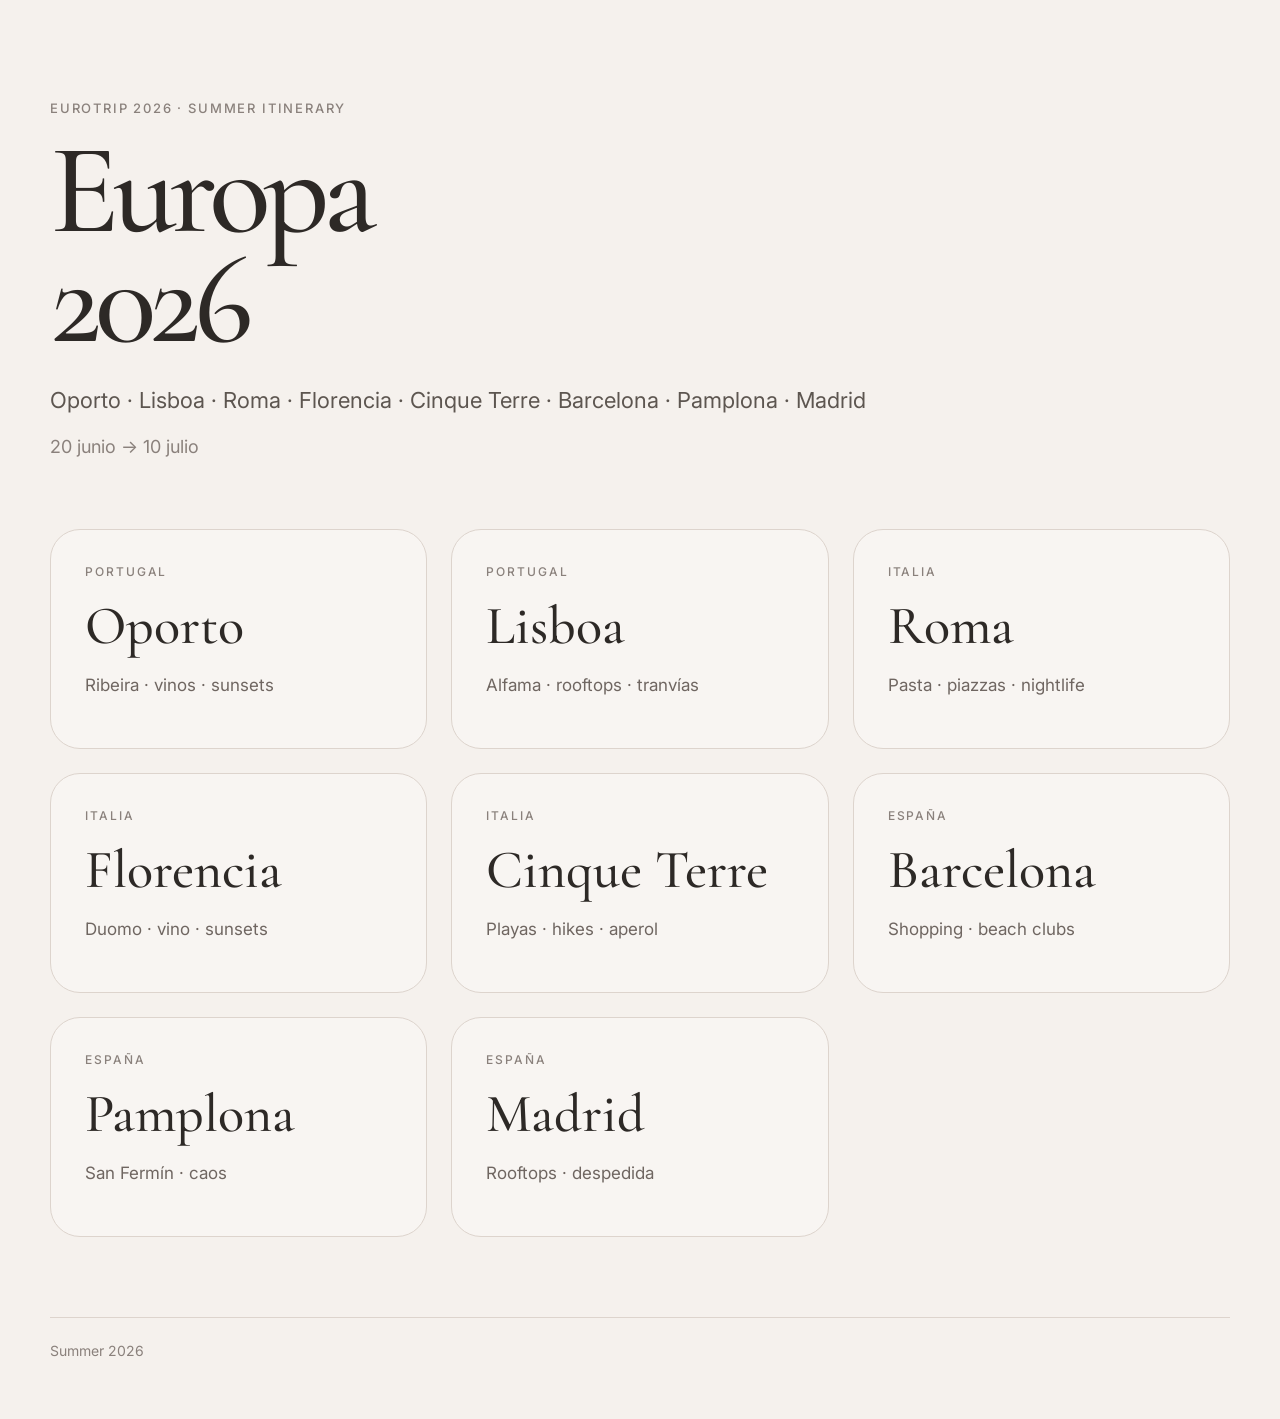
<file: index.html>
<!DOCTYPE html>
<html lang="es">

<head>
<meta charset="UTF-8">
<meta name="viewport" content="width=device-width, initial-scale=1.0">

<title>Europa 2026</title>

<link rel="stylesheet" href="styles.css">
</head>

<body>

<div class="container">

<div class="home-hero">

<div class="home-eyebrow">
Eurotrip 2026 · Summer itinerary
</div>

<h1 class="home-title">
Europa<br>2026
</h1>

<div class="home-sub">
Oporto · Lisboa · Roma · Florencia · Cinque Terre · Barcelona · Pamplona · Madrid
</div>

<div class="home-dates">
20 junio → 10 julio
</div>

</div>

<div class="cities-grid">

<a href="oporto.html" class="city-card">
<div class="city-country">Portugal</div>
<div class="city-name">Oporto</div>
<div class="city-desc">
Ribeira · vinos · sunsets
</div>
</a>

<a href="lisboa.html" class="city-card">
<div class="city-country">Portugal</div>
<div class="city-name">Lisboa</div>
<div class="city-desc">
Alfama · rooftops · tranvías
</div>
</a>

<a href="roma.html" class="city-card">
<div class="city-country">Italia</div>
<div class="city-name">Roma</div>
<div class="city-desc">
Pasta · piazzas · nightlife
</div>
</a>

<a href="florencia.html" class="city-card">
<div class="city-country">Italia</div>
<div class="city-name">Florencia</div>
<div class="city-desc">
Duomo · vino · sunsets
</div>
</a>

<a href="cinque-terre.html" class="city-card">
<div class="city-country">Italia</div>
<div class="city-name">Cinque Terre</div>
<div class="city-desc">
Playas · hikes · aperol
</div>
</a>

<a href="barcelona.html" class="city-card">
<div class="city-country">España</div>
<div class="city-name">Barcelona</div>
<div class="city-desc">
Shopping · beach clubs
</div>
</a>

<a href="pamplona.html" class="city-card">
<div class="city-country">España</div>
<div class="city-name">Pamplona</div>
<div class="city-desc">
San Fermín · caos
</div>
</a>

<a href="madrid.html" class="city-card">
<div class="city-country">España</div>
<div class="city-name">Madrid</div>
<div class="city-desc">
Rooftops · despedida
</div>
</a>

</div>

<div class="footer">
Summer 2026
</div>

</div>

</body>
</html>
</file>
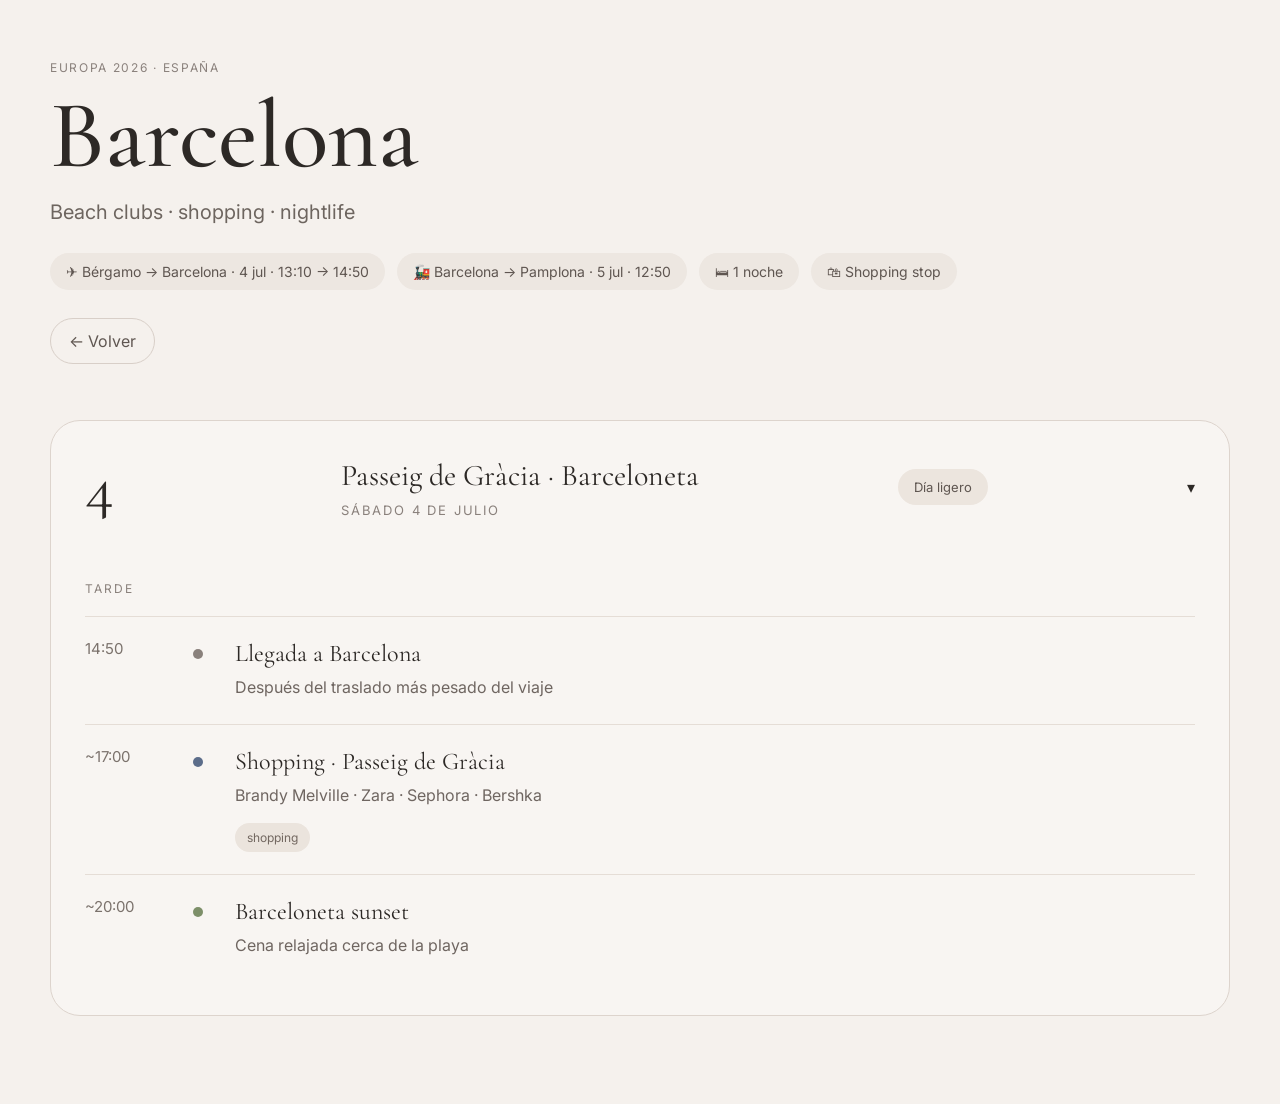
<file: barcelona.html>
<!DOCTYPE html>
<html lang="es">
<head>
<meta charset="UTF-8">
<meta name="viewport" content="width=device-width, initial-scale=1.0">
<title>Barcelona · Europa 2026</title>
<link rel="stylesheet" href="styles.css">
</head>

<body>

<div class="container">

<div class="hero">

<div class="hero-eyebrow">Europa 2026 · España</div>

<h1 class="hero-title">Barcelona</h1>

<div class="hero-sub">
Beach clubs · shopping · nightlife
</div>

<div class="hero-meta">
<div class="hero-chip">✈ Bérgamo → Barcelona · 4 jul · 13:10 → 14:50</div>
<div class="hero-chip">🚂 Barcelona → Pamplona · 5 jul · 12:50</div>
<div class="hero-chip">🛏 1 noche</div>
<div class="hero-chip">🛍 Shopping stop</div>
</div>

<a href="index.html" class="nav-back">← Volver</a>

</div>

<div class="day open" id="bar1">

<div class="day-header" onclick="toggle('bar1')">

<div class="day-num">4</div>

<div>
<div class="day-name">Passeig de Gràcia · Barceloneta</div>
<div class="day-date">Sábado 4 de julio</div>
</div>

<div class="day-theme">Día ligero</div>

<div class="day-toggle">▾</div>

</div>

<div class="day-body">

<div class="section">

<div class="section-label">Tarde</div>

<div class="item">
<div class="item-time">14:50</div>
<div class="item-dot"><span class="dot dot-tip"></span></div>

<div class="item-content">
<div class="item-name">Llegada a Barcelona</div>

<div class="item-sub">
Después del traslado más pesado del viaje
</div>
</div>
</div>

<div class="item">
<div class="item-time">~17:00</div>
<div class="item-dot"><span class="dot dot-bar"></span></div>

<div class="item-content">
<div class="item-name">Shopping · Passeig de Gràcia</div>

<div class="item-sub">
Brandy Melville · Zara · Sephora · Bershka
</div>

<div class="tags">
<span class="tag tag-book">shopping</span>
</div>
</div>
</div>

<div class="item">
<div class="item-time">~20:00</div>
<div class="item-dot"><span class="dot dot-sight"></span></div>

<div class="item-content">
<div class="item-name">Barceloneta sunset</div>

<div class="item-sub">
Cena relajada cerca de la playa
</div>
</div>
</div>

</div>

</div>

</div>

</div>

<script>
function toggle(id){
document.getElementById(id).classList.toggle('open');
}
</script>

</body>
</html>
</file>
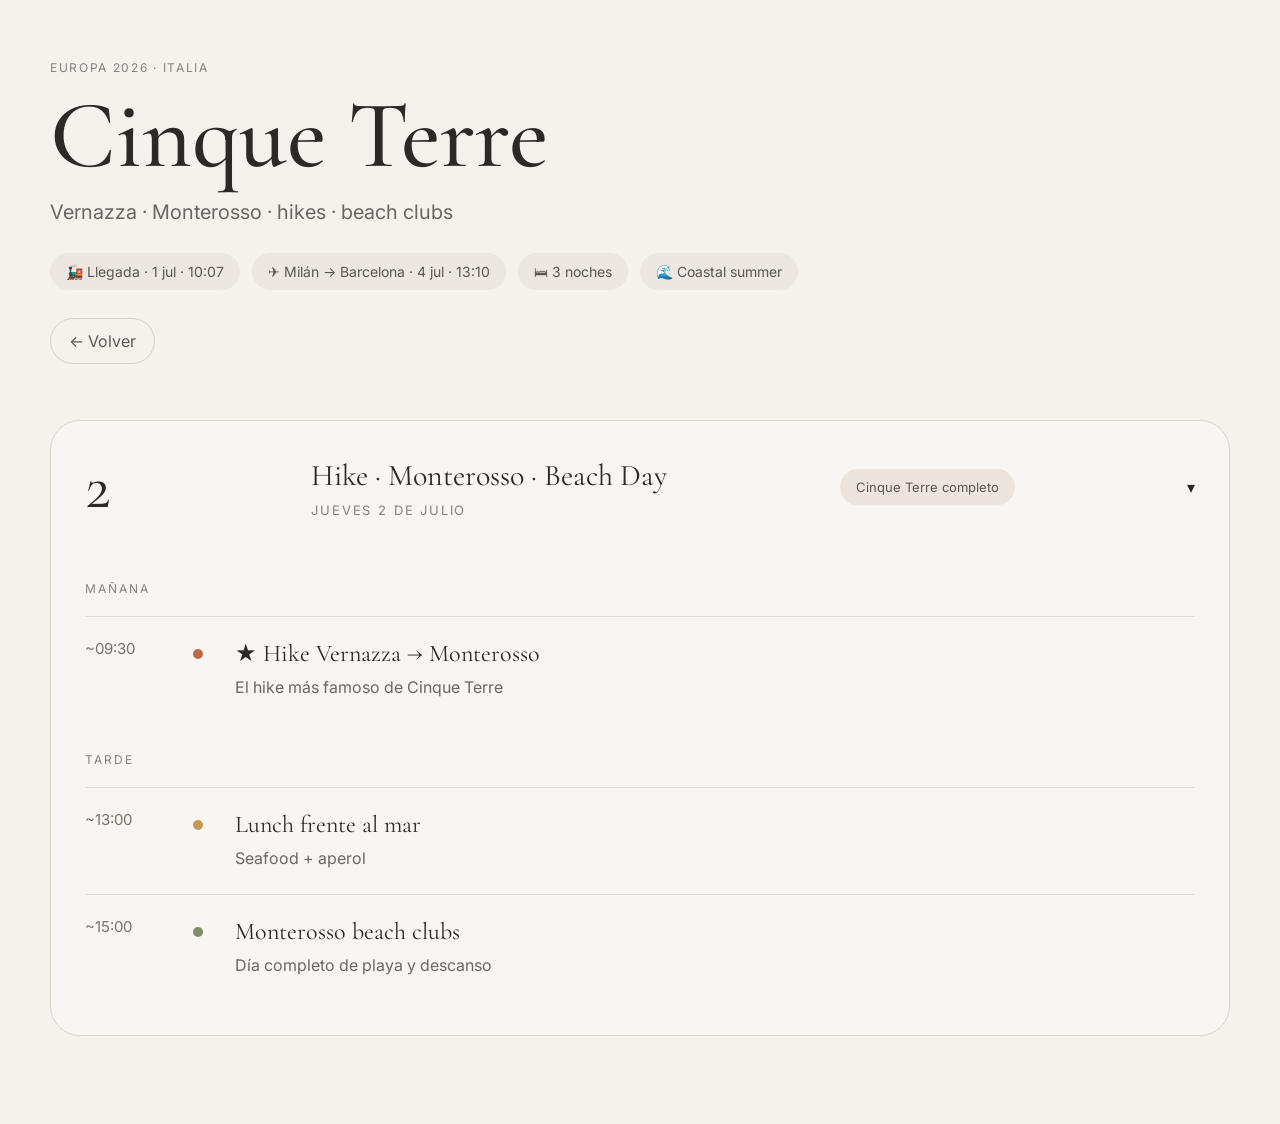
<file: cinque-terre.html>
<!DOCTYPE html>
<html lang="es">
<head>
<meta charset="UTF-8">
<meta name="viewport" content="width=device-width, initial-scale=1.0">
<title>Cinque Terre · Europa 2026</title>
<link rel="stylesheet" href="styles.css">
</head>

<body>

<div class="container">

<div class="hero">
<div class="hero-eyebrow">Europa 2026 · Italia</div>

<h1 class="hero-title">Cinque Terre</h1>

<div class="hero-sub">
Vernazza · Monterosso · hikes · beach clubs
</div>

<div class="hero-meta">
<div class="hero-chip">🚂 Llegada · 1 jul · 10:07</div>
<div class="hero-chip">✈ Milán → Barcelona · 4 jul · 13:10</div>
<div class="hero-chip">🛏 3 noches</div>
<div class="hero-chip">🌊 Coastal summer</div>
</div>

<a href="index.html" class="nav-back">← Volver</a>
</div>

<!-- 2 JULIO -->

<div class="day open" id="ct1">

<div class="day-header" onclick="toggle('ct1')">

<div class="day-num">2</div>

<div>
<div class="day-name">Hike · Monterosso · Beach Day</div>
<div class="day-date">Jueves 2 de julio</div>
</div>

<div class="day-theme">Cinque Terre completo</div>

<div class="day-toggle">▾</div>

</div>

<div class="day-body">

<div class="section">

<div class="section-label">Mañana</div>

<div class="item">
<div class="item-time">~09:30</div>
<div class="item-dot"><span class="dot dot-must"></span></div>

<div class="item-content">
<div class="item-name must">★ Hike Vernazza → Monterosso</div>

<div class="item-sub">
El hike más famoso de Cinque Terre
</div>
</div>
</div>

</div>

<div class="section">

<div class="section-label">Tarde</div>

<div class="item">
<div class="item-time">~13:00</div>
<div class="item-dot"><span class="dot dot-eat"></span></div>

<div class="item-content">
<div class="item-name">Lunch frente al mar</div>

<div class="item-sub">
Seafood + aperol
</div>
</div>
</div>

<div class="item">
<div class="item-time">~15:00</div>
<div class="item-dot"><span class="dot dot-sight"></span></div>

<div class="item-content">
<div class="item-name">Monterosso beach clubs</div>

<div class="item-sub">
Día completo de playa y descanso
</div>
</div>
</div>

</div>

</div>

</div>

</div>

<script>
function toggle(id){
document.getElementById(id).classList.toggle('open');
}
</script>

</body>
</html>
</file>
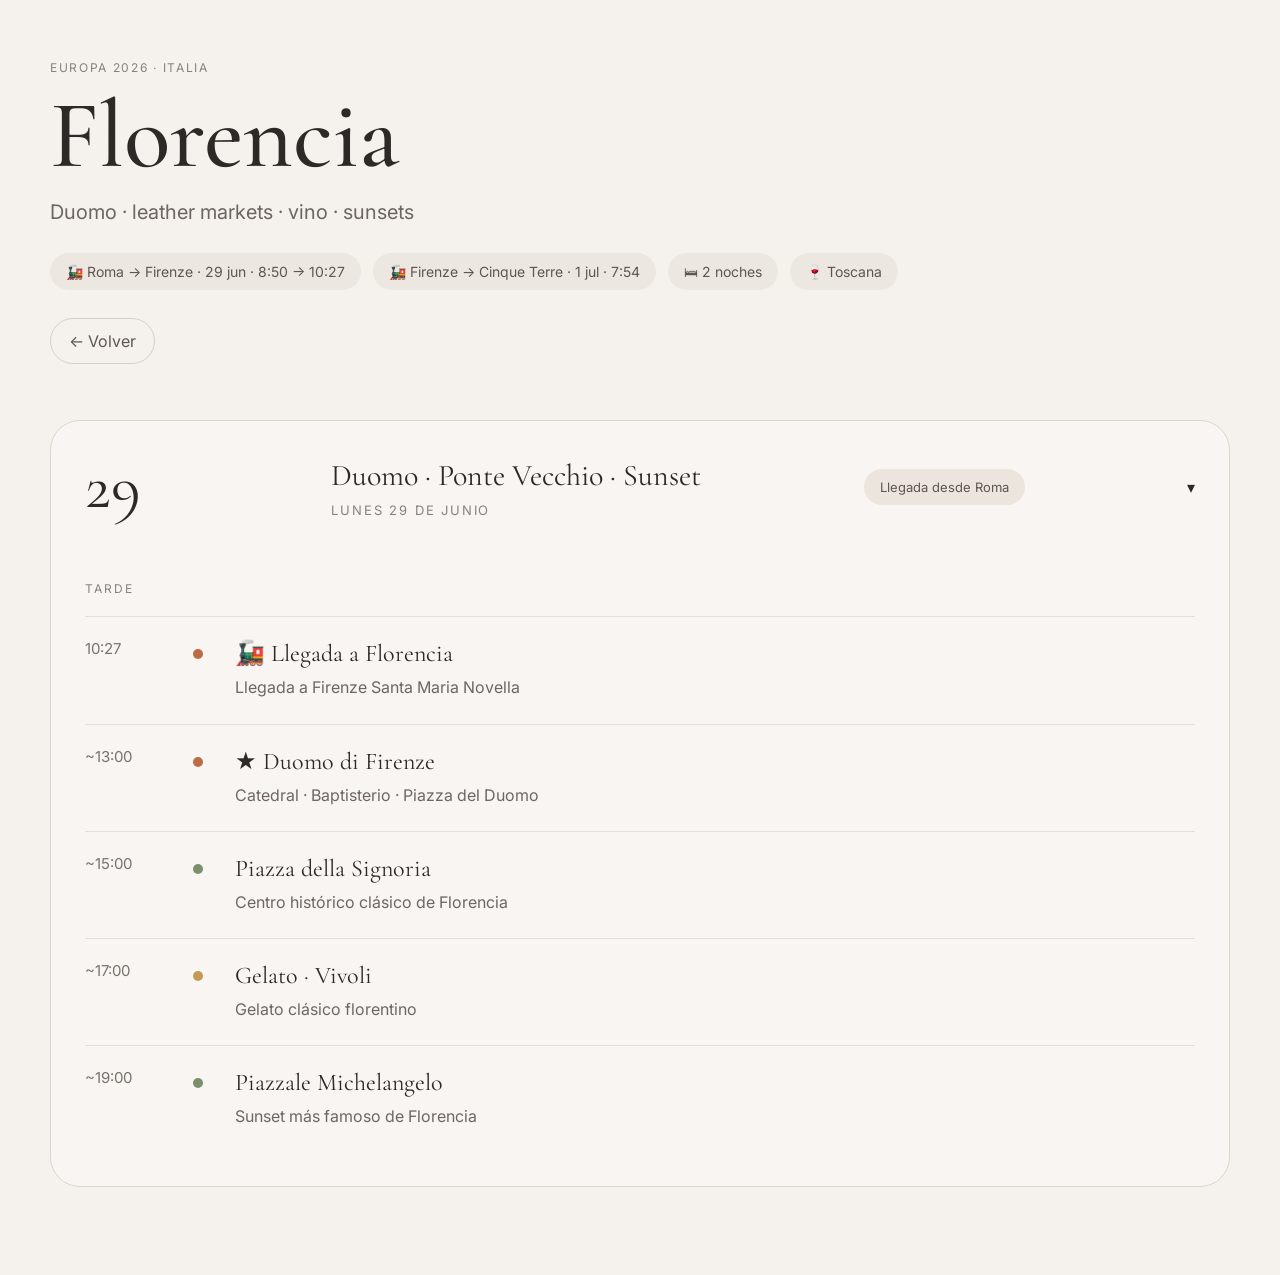
<file: florencia.html>
<!DOCTYPE html>
<html lang="es">
<head>
<meta charset="UTF-8">
<meta name="viewport" content="width=device-width, initial-scale=1.0">
<title>Florencia · Europa 2026</title>
<link rel="stylesheet" href="styles.css">
</head>

<body>

<div class="container">

<div class="hero">
<div class="hero-eyebrow">Europa 2026 · Italia</div>

<h1 class="hero-title">Florencia</h1>

<div class="hero-sub">
Duomo · leather markets · vino · sunsets
</div>

<div class="hero-meta">
<div class="hero-chip">🚂 Roma → Firenze · 29 jun · 8:50 → 10:27</div>
<div class="hero-chip">🚂 Firenze → Cinque Terre · 1 jul · 7:54</div>
<div class="hero-chip">🛏 2 noches</div>
<div class="hero-chip">🍷 Toscana</div>
</div>

<a href="index.html" class="nav-back">← Volver</a>
</div>

<!-- 29 -->

<div class="day open" id="fl1">

<div class="day-header" onclick="toggle('fl1')">

<div class="day-num">29</div>

<div>
<div class="day-name">Duomo · Ponte Vecchio · Sunset</div>
<div class="day-date">Lunes 29 de junio</div>
</div>

<div class="day-theme">Llegada desde Roma</div>

<div class="day-toggle">▾</div>

</div>

<div class="day-body">

<div class="section">

<div class="section-label">Tarde</div>

<div class="item">
<div class="item-time">10:27</div>
<div class="item-dot"><span class="dot dot-must"></span></div>

<div class="item-content">
<div class="item-name must">🚂 Llegada a Florencia</div>

<div class="item-sub">
Llegada a Firenze Santa Maria Novella
</div>
</div>
</div>

<div class="item">
<div class="item-time">~13:00</div>
<div class="item-dot"><span class="dot dot-must"></span></div>

<div class="item-content">
<div class="item-name must">★ Duomo di Firenze</div>

<div class="item-sub">
Catedral · Baptisterio · Piazza del Duomo
</div>
</div>
</div>

<div class="item">
<div class="item-time">~15:00</div>
<div class="item-dot"><span class="dot dot-sight"></span></div>

<div class="item-content">
<div class="item-name">Piazza della Signoria</div>

<div class="item-sub">
Centro histórico clásico de Florencia
</div>
</div>
</div>

<div class="item">
<div class="item-time">~17:00</div>
<div class="item-dot"><span class="dot dot-eat"></span></div>

<div class="item-content">
<div class="item-name">Gelato · Vivoli</div>

<div class="item-sub">
Gelato clásico florentino
</div>
</div>
</div>

<div class="item">
<div class="item-time">~19:00</div>
<div class="item-dot"><span class="dot dot-sight"></span></div>

<div class="item-content">
<div class="item-name">Piazzale Michelangelo</div>

<div class="item-sub">
Sunset más famoso de Florencia
</div>
</div>
</div>

</div>

</div>

</div>

</div>

<script>
function toggle(id){
document.getElementById(id).classList.toggle('open');
}
</script>

</body>
</html>
</file>
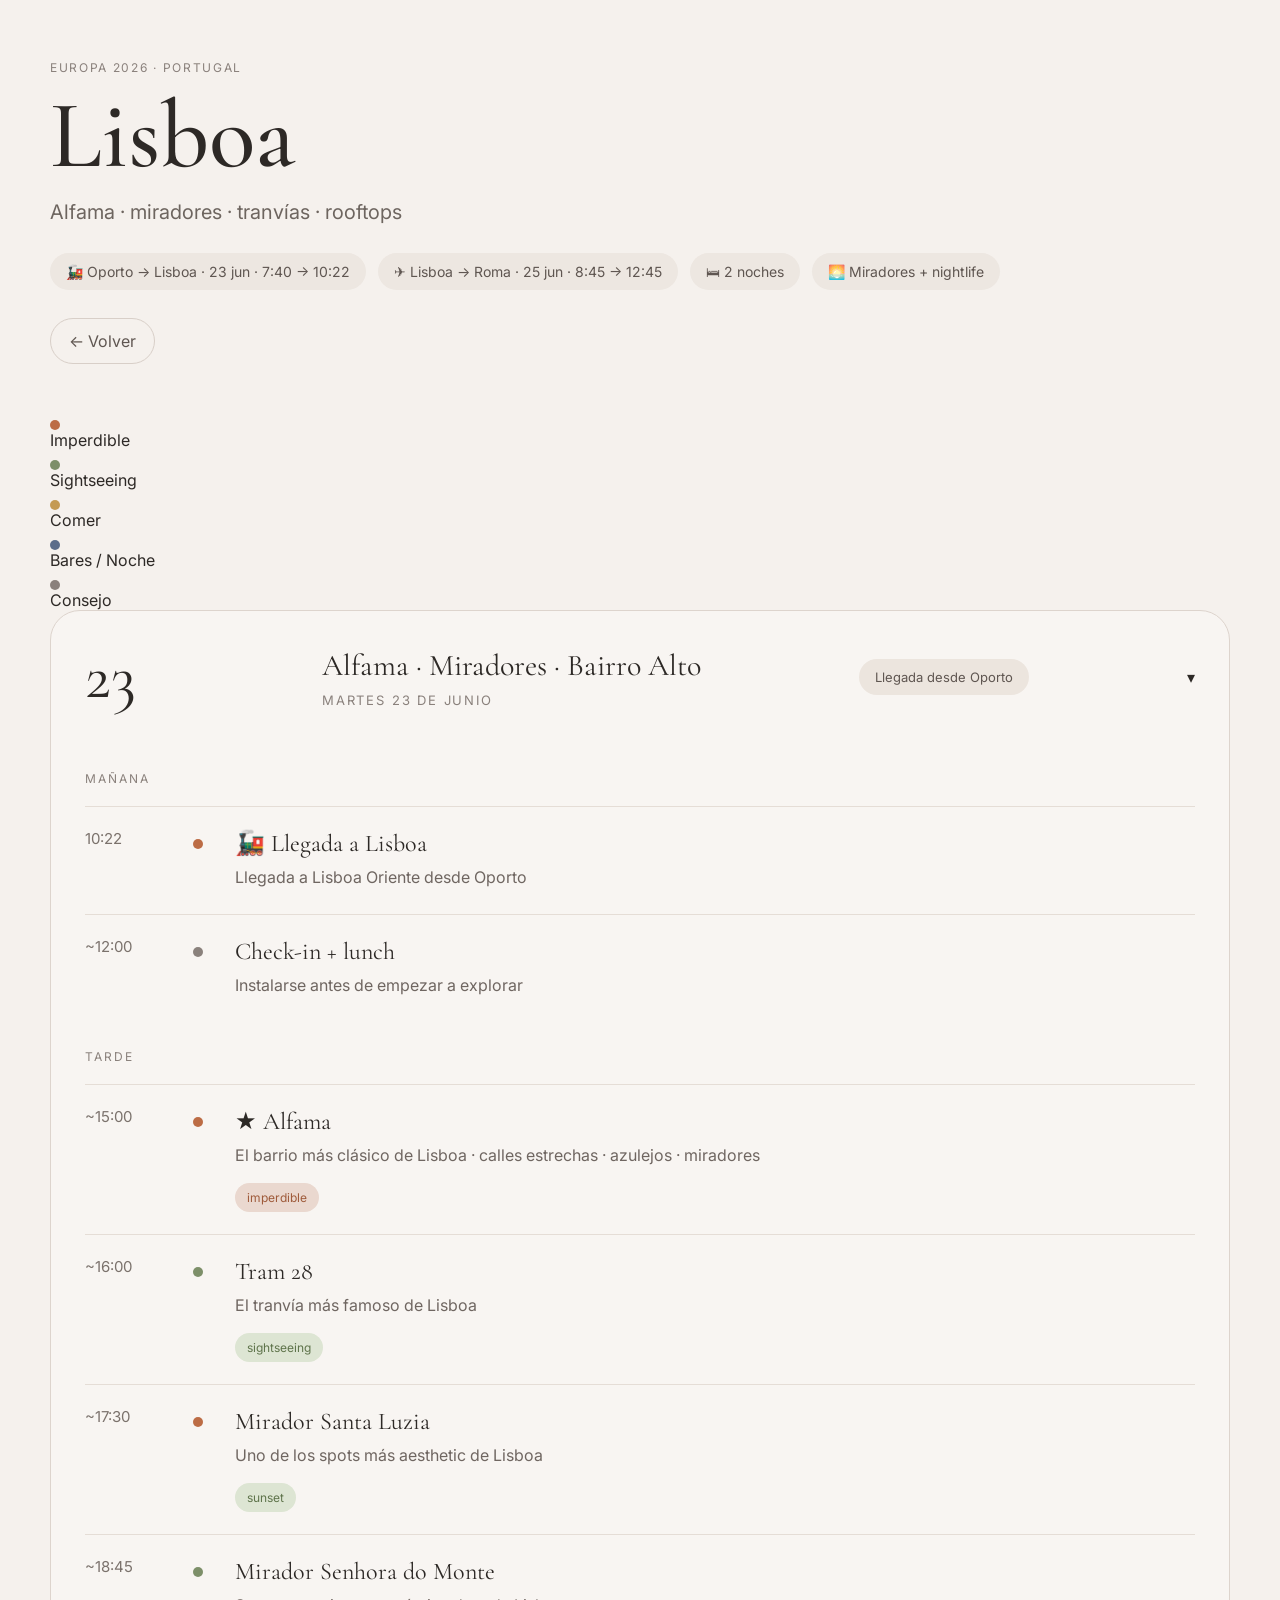
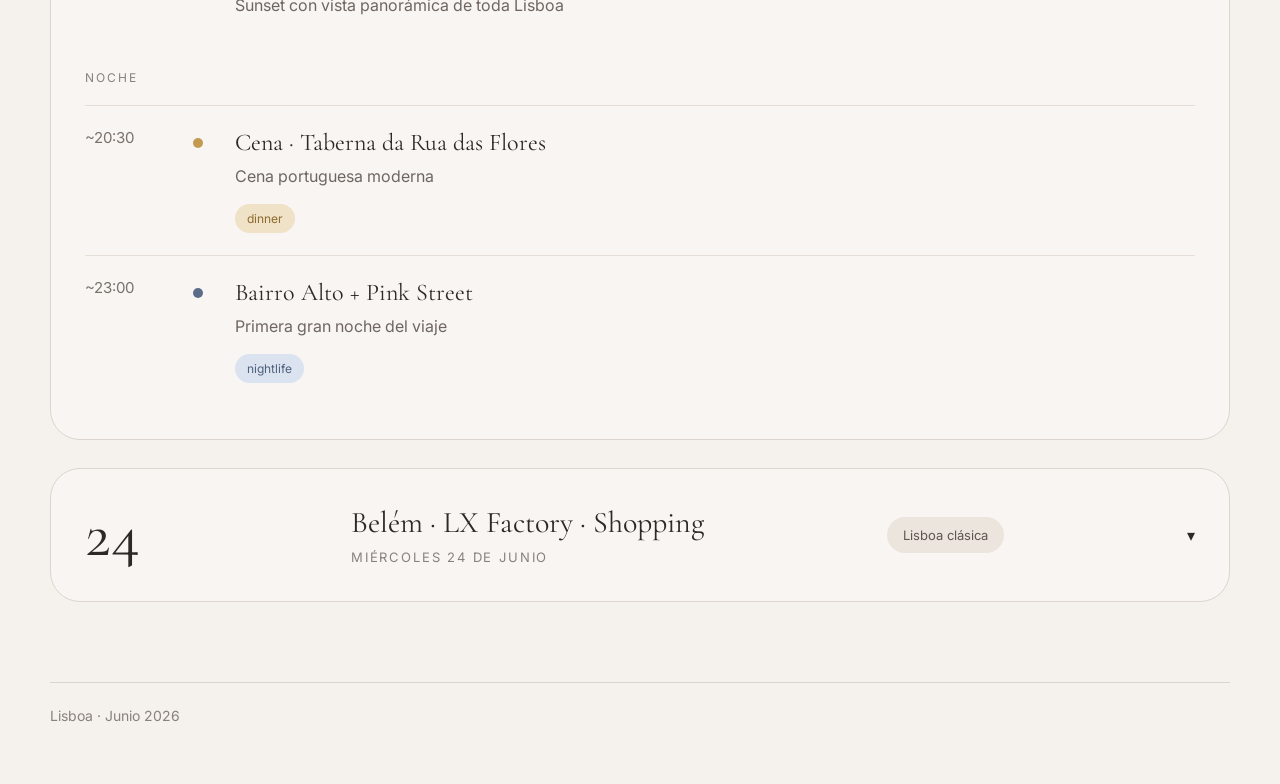
<file: lisboa.html>
<!DOCTYPE html>
<html lang="es">

<head>
<meta charset="UTF-8">
<meta name="viewport" content="width=device-width, initial-scale=1.0">

<title>Lisboa · Europa 2026</title>

<link rel="stylesheet" href="styles.css">
</head>

<body>

<div class="container">

<div class="hero">

<div class="hero-eyebrow">
Europa 2026 · Portugal
</div>

<h1 class="hero-title">
Lisboa
</h1>

<div class="hero-sub">
Alfama · miradores · tranvías · rooftops
</div>

<div class="hero-meta">
<div class="hero-chip">🚂 Oporto → Lisboa · 23 jun · 7:40 → 10:22</div>
<div class="hero-chip">✈ Lisboa → Roma · 25 jun · 8:45 → 12:45</div>
<div class="hero-chip">🛏 2 noches</div>
<div class="hero-chip">🌅 Miradores + nightlife</div>
</div>

<a href="index.html" class="nav-back">← Volver</a>

</div>

<div class="legend">
<div class="legend-item"><span class="dot dot-must"></span> Imperdible</div>
<div class="legend-item"><span class="dot dot-sight"></span> Sightseeing</div>
<div class="legend-item"><span class="dot dot-eat"></span> Comer</div>
<div class="legend-item"><span class="dot dot-bar"></span> Bares / Noche</div>
<div class="legend-item"><span class="dot dot-tip"></span> Consejo</div>
</div>

<!-- 23 JUNIO -->

<div class="day open" id="lisbon1">

<div class="day-header" onclick="toggle('lisbon1')">

<div class="day-num">23</div>

<div>
<div class="day-name">Alfama · Miradores · Bairro Alto</div>
<div class="day-date">Martes 23 de junio</div>
</div>

<div class="day-theme">Llegada desde Oporto</div>

<div class="day-toggle">▾</div>

</div>

<div class="day-body">

<div class="section">

<div class="section-label">Mañana</div>

<div class="item">
<div class="item-time">10:22</div>
<div class="item-dot"><span class="dot dot-must"></span></div>

<div class="item-content">
<div class="item-name must">🚂 Llegada a Lisboa</div>

<div class="item-sub">
Llegada a Lisboa Oriente desde Oporto
</div>
</div>
</div>

<div class="item">
<div class="item-time">~12:00</div>
<div class="item-dot"><span class="dot dot-tip"></span></div>

<div class="item-content">
<div class="item-name">Check-in + lunch</div>

<div class="item-sub">
Instalarse antes de empezar a explorar
</div>
</div>
</div>

</div>

<div class="section">

<div class="section-label">Tarde</div>

<div class="item">
<div class="item-time">~15:00</div>
<div class="item-dot"><span class="dot dot-must"></span></div>

<div class="item-content">
<div class="item-name must">★ Alfama</div>

<div class="item-sub">
El barrio más clásico de Lisboa · calles estrechas · azulejos · miradores
</div>

<div class="tags">
<span class="tag tag-must">imperdible</span>
</div>
</div>
</div>

<div class="item">
<div class="item-time">~16:00</div>
<div class="item-dot"><span class="dot dot-sight"></span></div>

<div class="item-content">
<div class="item-name">Tram 28</div>

<div class="item-sub">
El tranvía más famoso de Lisboa
</div>

<div class="tags">
<span class="tag tag-sight">sightseeing</span>
</div>
</div>
</div>

<div class="item">
<div class="item-time">~17:30</div>
<div class="item-dot"><span class="dot dot-must"></span></div>

<div class="item-content">
<div class="item-name must">Mirador Santa Luzia</div>

<div class="item-sub">
Uno de los spots más aesthetic de Lisboa
</div>

<div class="tags">
<span class="tag tag-sight">sunset</span>
</div>
</div>
</div>

<div class="item">
<div class="item-time">~18:45</div>
<div class="item-dot"><span class="dot dot-sight"></span></div>

<div class="item-content">
<div class="item-name">Mirador Senhora do Monte</div>

<div class="item-sub">
Sunset con vista panorámica de toda Lisboa
</div>
</div>
</div>

</div>

<div class="section">

<div class="section-label">Noche</div>

<div class="item">
<div class="item-time">~20:30</div>
<div class="item-dot"><span class="dot dot-eat"></span></div>

<div class="item-content">
<div class="item-name">Cena · Taberna da Rua das Flores</div>

<div class="item-sub">
Cena portuguesa moderna
</div>

<div class="tags">
<span class="tag tag-eat">dinner</span>
</div>
</div>
</div>

<div class="item">
<div class="item-time">~23:00</div>
<div class="item-dot"><span class="dot dot-bar"></span></div>

<div class="item-content">
<div class="item-name">Bairro Alto + Pink Street</div>

<div class="item-sub">
Primera gran noche del viaje
</div>

<div class="tags">
<span class="tag tag-bar">nightlife</span>
</div>
</div>
</div>

</div>

</div>

</div>

<!-- 24 JUNIO -->

<div class="day" id="lisbon2">

<div class="day-header" onclick="toggle('lisbon2')">

<div class="day-num">24</div>

<div>
<div class="day-name">Belém · LX Factory · Shopping</div>
<div class="day-date">Miércoles 24 de junio</div>
</div>

<div class="day-theme">Lisboa clásica</div>

<div class="day-toggle">▾</div>

</div>

<div class="day-body">

<div class="section">

<div class="section-label">Mañana</div>

<div class="item">
<div class="item-time">~10:00</div>
<div class="item-dot"><span class="dot dot-must"></span></div>

<div class="item-content">
<div class="item-name must">★ Torre de Belém</div>

<div class="item-sub">
Monumento más famoso de Lisboa
</div>
</div>
</div>

<div class="item">
<div class="item-time">~11:00</div>
<div class="item-dot"><span class="dot dot-must"></span></div>

<div class="item-content">
<div class="item-name must">Monasterio de los Jerónimos</div>

<div class="item-sub">
Arquitectura manuelina clásica portuguesa
</div>
</div>
</div>

<div class="item">
<div class="item-time">~12:30</div>
<div class="item-dot"><span class="dot dot-eat"></span></div>

<div class="item-content">
<div class="item-name">Pastéis de Belém</div>

<div class="item-sub">
Los pasteles de nata originales
</div>

<div class="tags">
<span class="tag tag-eat">must eat</span>
</div>
</div>
</div>

</div>

<div class="section">

<div class="section-label">Tarde</div>

<div class="item">
<div class="item-time">~15:00</div>
<div class="item-dot"><span class="dot dot-sight"></span></div>

<div class="item-content">
<div class="item-name">LX Factory</div>

<div class="item-sub">
Concept stores · cafés · librerías · vibes creativas
</div>

<div class="tags">
<span class="tag tag-sight">cafés</span>
</div>
</div>
</div>

<div class="item">
<div class="item-time">~17:00</div>
<div class="item-dot"><span class="dot dot-bar"></span></div>

<div class="item-content">
<div class="item-name">Chiado shopping</div>

<div class="item-sub">
Sephora · KIKO · Zara · tiendas portuguesas
</div>

<div class="tags">
<span class="tag tag-book">shopping</span>
</div>
</div>
</div>

</div>

<div class="section">

<div class="section-label">Noche</div>

<div class="item">
<div class="item-time">~20:30</div>
<div class="item-dot"><span class="dot dot-bar"></span></div>

<div class="item-content">
<div class="item-name">Rooftop dinner</div>

<div class="item-sub">
Última noche en Portugal
</div>
</div>
</div>

</div>

<div class="note">
💡 Dormir relativamente temprano porque el vuelo a Roma sale muy temprano.
</div>

</div>

</div>

<div class="footer">
Lisboa · Junio 2026
</div>

</div>

<script>
function toggle(id){
document.getElementById(id).classList.toggle('open');
}
</script>

</body>
</html>
</file>
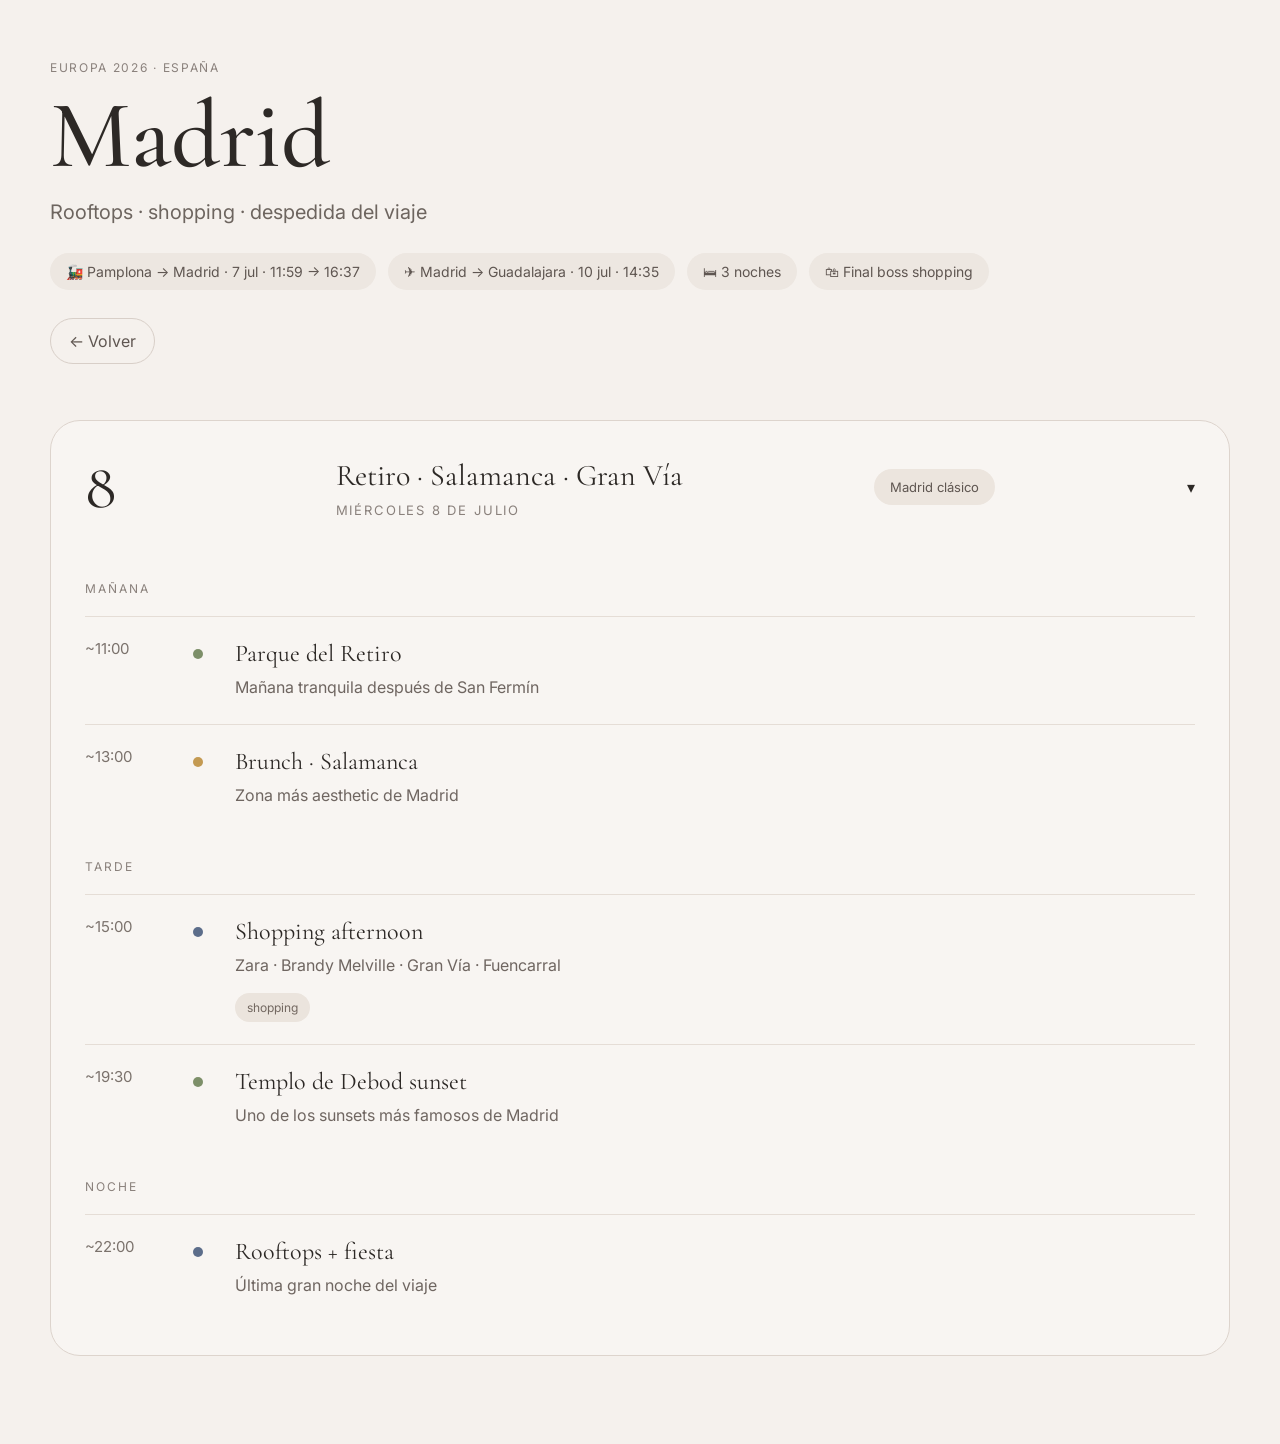
<file: madrid.html>
<!DOCTYPE html>
<html lang="es">
<head>
<meta charset="UTF-8">
<meta name="viewport" content="width=device-width, initial-scale=1.0">
<title>Madrid · Europa 2026</title>
<link rel="stylesheet" href="styles.css">
</head>

<body>

<div class="container">

<div class="hero">

<div class="hero-eyebrow">Europa 2026 · España</div>

<h1 class="hero-title">Madrid</h1>

<div class="hero-sub">
Rooftops · shopping · despedida del viaje
</div>

<div class="hero-meta">
<div class="hero-chip">🚂 Pamplona → Madrid · 7 jul · 11:59 → 16:37</div>
<div class="hero-chip">✈ Madrid → Guadalajara · 10 jul · 14:35</div>
<div class="hero-chip">🛏 3 noches</div>
<div class="hero-chip">🛍 Final boss shopping</div>
</div>

<a href="index.html" class="nav-back">← Volver</a>

</div>

<div class="day open" id="mad1">

<div class="day-header" onclick="toggle('mad1')">

<div class="day-num">8</div>

<div>
<div class="day-name">Retiro · Salamanca · Gran Vía</div>
<div class="day-date">Miércoles 8 de julio</div>
</div>

<div class="day-theme">Madrid clásico</div>

<div class="day-toggle">▾</div>

</div>

<div class="day-body">

<div class="section">

<div class="section-label">Mañana</div>

<div class="item">
<div class="item-time">~11:00</div>
<div class="item-dot"><span class="dot dot-sight"></span></div>

<div class="item-content">
<div class="item-name">Parque del Retiro</div>

<div class="item-sub">
Mañana tranquila después de San Fermín
</div>
</div>
</div>

<div class="item">
<div class="item-time">~13:00</div>
<div class="item-dot"><span class="dot dot-eat"></span></div>

<div class="item-content">
<div class="item-name">Brunch · Salamanca</div>

<div class="item-sub">
Zona más aesthetic de Madrid
</div>
</div>
</div>

</div>

<div class="section">

<div class="section-label">Tarde</div>

<div class="item">
<div class="item-time">~15:00</div>
<div class="item-dot"><span class="dot dot-bar"></span></div>

<div class="item-content">
<div class="item-name">Shopping afternoon</div>

<div class="item-sub">
Zara · Brandy Melville · Gran Vía · Fuencarral
</div>

<div class="tags">
<span class="tag tag-book">shopping</span>
</div>
</div>
</div>

<div class="item">
<div class="item-time">~19:30</div>
<div class="item-dot"><span class="dot dot-sight"></span></div>

<div class="item-content">
<div class="item-name">Templo de Debod sunset</div>

<div class="item-sub">
Uno de los sunsets más famosos de Madrid
</div>
</div>
</div>

</div>

<div class="section">

<div class="section-label">Noche</div>

<div class="item">
<div class="item-time">~22:00</div>
<div class="item-dot"><span class="dot dot-bar"></span></div>

<div class="item-content">
<div class="item-name">Rooftops + fiesta</div>

<div class="item-sub">
Última gran noche del viaje
</div>
</div>
</div>

</div>

</div>

</div>

</div>

<script>
function toggle(id){
document.getElementById(id).classList.toggle('open');
}
</script>

</body>
</html>
</file>
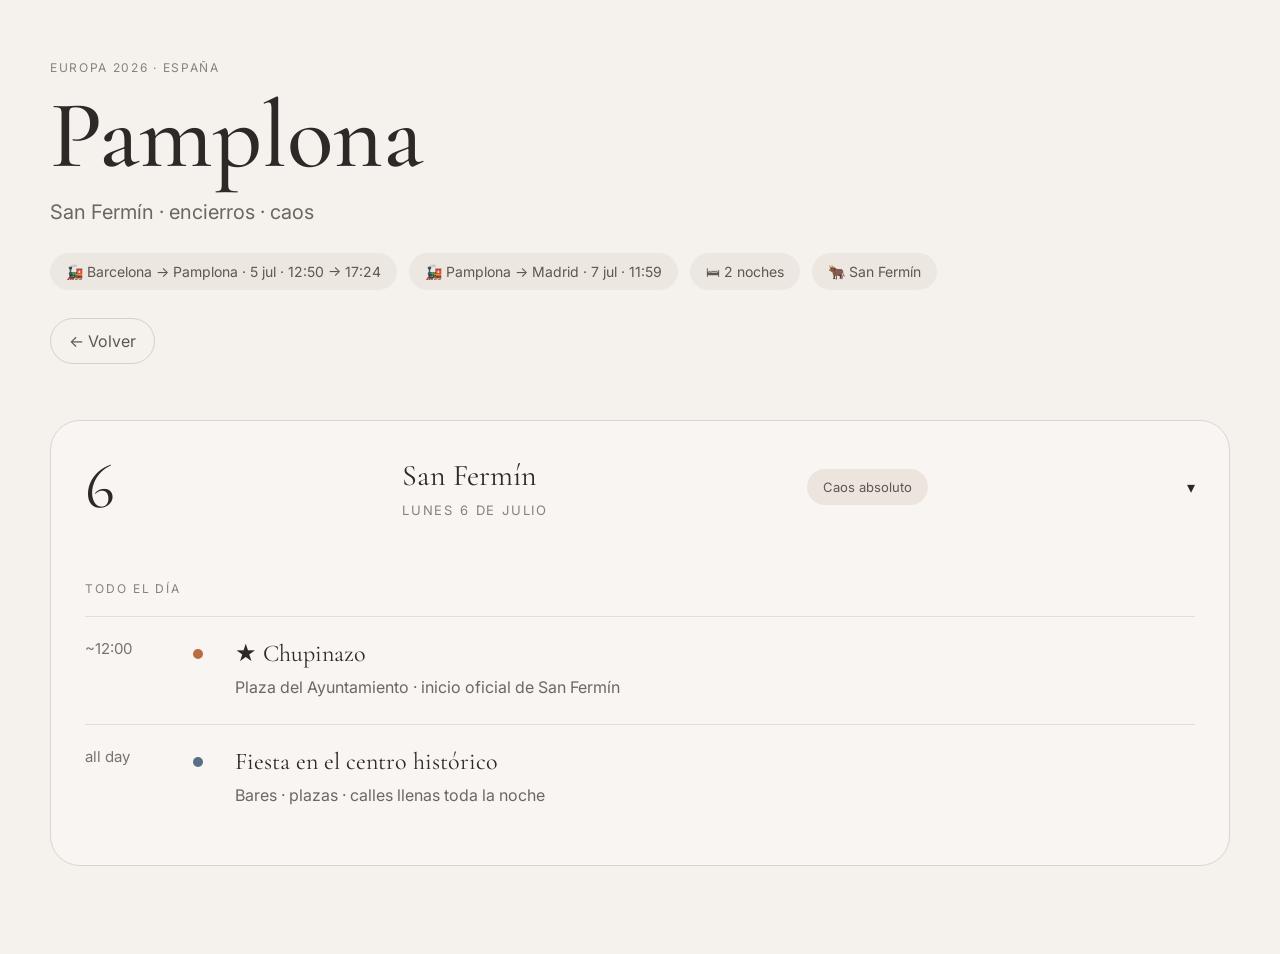
<file: pamplona.html>
<!DOCTYPE html>
<html lang="es">
<head>
<meta charset="UTF-8">
<meta name="viewport" content="width=device-width, initial-scale=1.0">
<title>Pamplona · Europa 2026</title>
<link rel="stylesheet" href="styles.css">
</head>

<body>

<div class="container">

<div class="hero">

<div class="hero-eyebrow">Europa 2026 · España</div>

<h1 class="hero-title">Pamplona</h1>

<div class="hero-sub">
San Fermín · encierros · caos
</div>

<div class="hero-meta">
<div class="hero-chip">🚂 Barcelona → Pamplona · 5 jul · 12:50 → 17:24</div>
<div class="hero-chip">🚂 Pamplona → Madrid · 7 jul · 11:59</div>
<div class="hero-chip">🛏 2 noches</div>
<div class="hero-chip">🐂 San Fermín</div>
</div>

<a href="index.html" class="nav-back">← Volver</a>

</div>

<div class="day open" id="pam1">

<div class="day-header" onclick="toggle('pam1')">

<div class="day-num">6</div>

<div>
<div class="day-name">San Fermín</div>
<div class="day-date">Lunes 6 de julio</div>
</div>

<div class="day-theme">Caos absoluto</div>

<div class="day-toggle">▾</div>

</div>

<div class="day-body">

<div class="section">

<div class="section-label">Todo el día</div>

<div class="item">
<div class="item-time">~12:00</div>
<div class="item-dot"><span class="dot dot-must"></span></div>

<div class="item-content">
<div class="item-name must">★ Chupinazo</div>

<div class="item-sub">
Plaza del Ayuntamiento · inicio oficial de San Fermín
</div>
</div>
</div>

<div class="item">
<div class="item-time">all day</div>
<div class="item-dot"><span class="dot dot-bar"></span></div>

<div class="item-content">
<div class="item-name">Fiesta en el centro histórico</div>

<div class="item-sub">
Bares · plazas · calles llenas toda la noche
</div>
</div>
</div>

</div>

</div>

</div>

</div>

<script>
function toggle(id){
document.getElementById(id).classList.toggle('open');
}
</script>

</body>
</html>
</file>
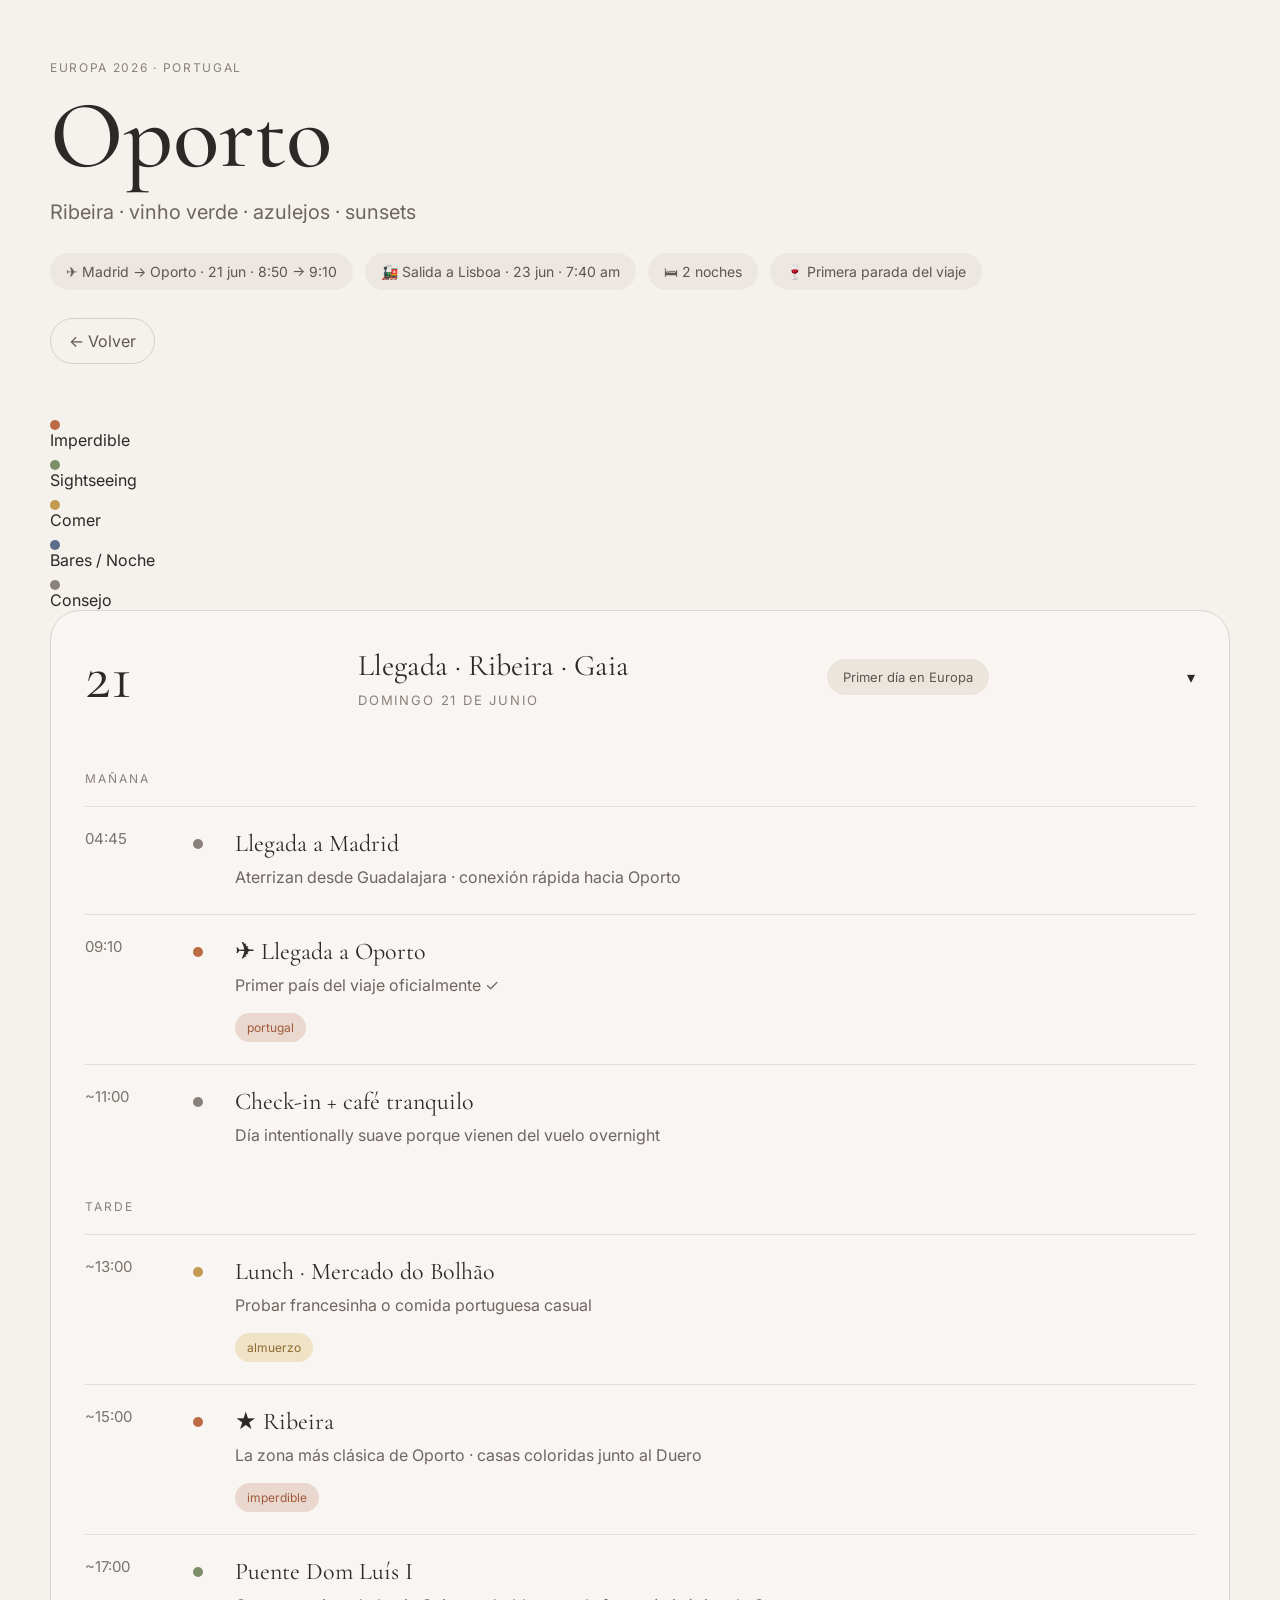
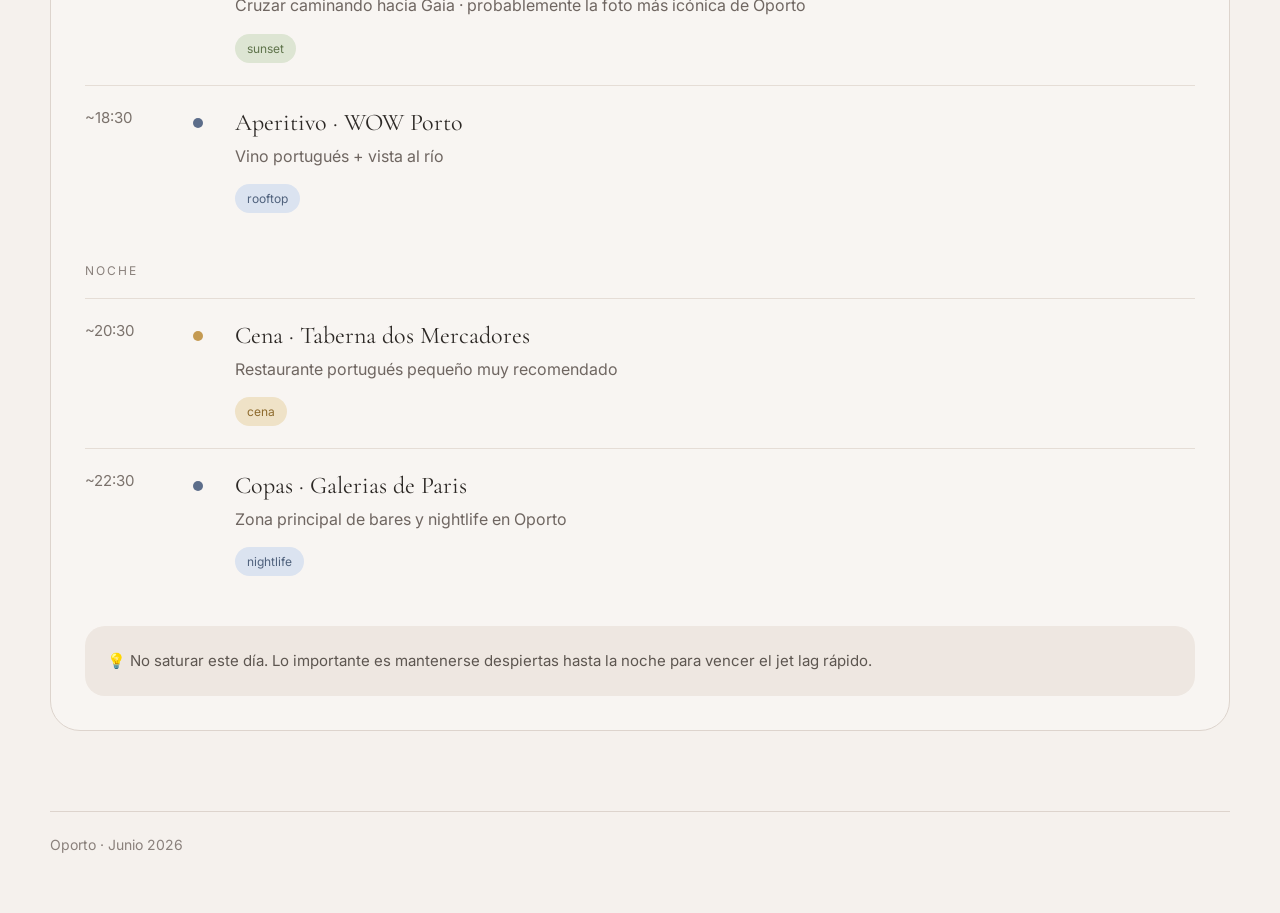
<file: porto.html>
<!DOCTYPE html>
<html lang="es">

<head>
<meta charset="UTF-8">
<meta name="viewport" content="width=device-width, initial-scale=1.0">

<title>Oporto · Europa 2026</title>

<link rel="stylesheet" href="styles.css">
</head>

<body>

<div class="container">

<div class="hero">
  <div class="hero-eyebrow">Europa 2026 · Portugal</div>

  <h1 class="hero-title">Oporto</h1>

  <div class="hero-sub">
    Ribeira · vinho verde · azulejos · sunsets
  </div>

  <div class="hero-meta">
    <div class="hero-chip">✈ Madrid → Oporto · 21 jun · 8:50 → 9:10</div>
    <div class="hero-chip">🚂 Salida a Lisboa · 23 jun · 7:40 am</div>
    <div class="hero-chip">🛏 2 noches</div>
    <div class="hero-chip">🍷 Primera parada del viaje</div>
  </div>

  <a href="index.html" class="nav-back">← Volver</a>
</div>

<div class="legend">
  <div class="legend-item"><span class="dot dot-must"></span> Imperdible</div>
  <div class="legend-item"><span class="dot dot-sight"></span> Sightseeing</div>
  <div class="legend-item"><span class="dot dot-eat"></span> Comer</div>
  <div class="legend-item"><span class="dot dot-bar"></span> Bares / Noche</div>
  <div class="legend-item"><span class="dot dot-tip"></span> Consejo</div>
</div>

<div class="main">

<div class="day open" id="day1">

<div class="day-header" onclick="toggle('day1')">

<div class="day-num">21</div>

<div class="day-info">
<div class="day-name">Llegada · Ribeira · Gaia</div>
<div class="day-date">Domingo 21 de junio</div>
</div>

<div class="day-theme">Primer día en Europa</div>

<div class="day-toggle">▾</div>

</div>

<div class="day-body">

<div class="section">

<div class="section-label">Mañana</div>

<div class="item">
<div class="item-time">04:45</div>
<div class="item-dot"><span class="dot dot-tip"></span></div>

<div class="item-content">
<div class="item-name">Llegada a Madrid</div>

<div class="item-sub">
Aterrizan desde Guadalajara · conexión rápida hacia Oporto
</div>
</div>
</div>

<div class="item">
<div class="item-time">09:10</div>
<div class="item-dot"><span class="dot dot-must"></span></div>

<div class="item-content">
<div class="item-name must">✈ Llegada a Oporto</div>

<div class="item-sub">
Primer país del viaje oficialmente ✓
</div>

<div class="tags">
<span class="tag tag-must">portugal</span>
</div>
</div>
</div>

<div class="item">
<div class="item-time">~11:00</div>
<div class="item-dot"><span class="dot dot-tip"></span></div>

<div class="item-content">
<div class="item-name">Check-in + café tranquilo</div>

<div class="item-sub">
Día intentionally suave porque vienen del vuelo overnight
</div>
</div>
</div>

</div>

<div class="section">

<div class="section-label">Tarde</div>

<div class="item">
<div class="item-time">~13:00</div>
<div class="item-dot"><span class="dot dot-eat"></span></div>

<div class="item-content">
<div class="item-name">Lunch · Mercado do Bolhão</div>

<div class="item-sub">
Probar francesinha o comida portuguesa casual
</div>

<div class="tags">
<span class="tag tag-eat">almuerzo</span>
</div>
</div>
</div>

<div class="item">
<div class="item-time">~15:00</div>
<div class="item-dot"><span class="dot dot-must"></span></div>

<div class="item-content">
<div class="item-name must">★ Ribeira</div>

<div class="item-sub">
La zona más clásica de Oporto · casas coloridas junto al Duero
</div>

<div class="tags">
<span class="tag tag-must">imperdible</span>
</div>
</div>
</div>

<div class="item">
<div class="item-time">~17:00</div>
<div class="item-dot"><span class="dot dot-sight"></span></div>

<div class="item-content">
<div class="item-name">Puente Dom Luís I</div>

<div class="item-sub">
Cruzar caminando hacia Gaia · probablemente la foto más icónica de Oporto
</div>

<div class="tags">
<span class="tag tag-sight">sunset</span>
</div>
</div>
</div>

<div class="item">
<div class="item-time">~18:30</div>
<div class="item-dot"><span class="dot dot-bar"></span></div>

<div class="item-content">
<div class="item-name">Aperitivo · WOW Porto</div>

<div class="item-sub">
Vino portugués + vista al río
</div>

<div class="tags">
<span class="tag tag-bar">rooftop</span>
</div>
</div>
</div>

</div>

<div class="section">

<div class="section-label">Noche</div>

<div class="item">
<div class="item-time">~20:30</div>
<div class="item-dot"><span class="dot dot-eat"></span></div>

<div class="item-content">
<div class="item-name">Cena · Taberna dos Mercadores</div>

<div class="item-sub">
Restaurante portugués pequeño muy recomendado
</div>

<div class="tags">
<span class="tag tag-eat">cena</span>
</div>
</div>
</div>

<div class="item">
<div class="item-time">~22:30</div>
<div class="item-dot"><span class="dot dot-bar"></span></div>

<div class="item-content">
<div class="item-name">Copas · Galerias de Paris</div>

<div class="item-sub">
Zona principal de bares y nightlife en Oporto
</div>

<div class="tags">
<span class="tag tag-bar">nightlife</span>
</div>
</div>
</div>

</div>

<div class="note">
💡 No saturar este día. Lo importante es mantenerse despiertas hasta la noche para vencer el jet lag rápido.
</div>

</div>
</div>

</div>

<div class="footer">
Oporto · Junio 2026
</div>

</div>

<script>
function toggle(id){
document.getElementById(id).classList.toggle('open');
}
</script>

</body>
</html>
</file>
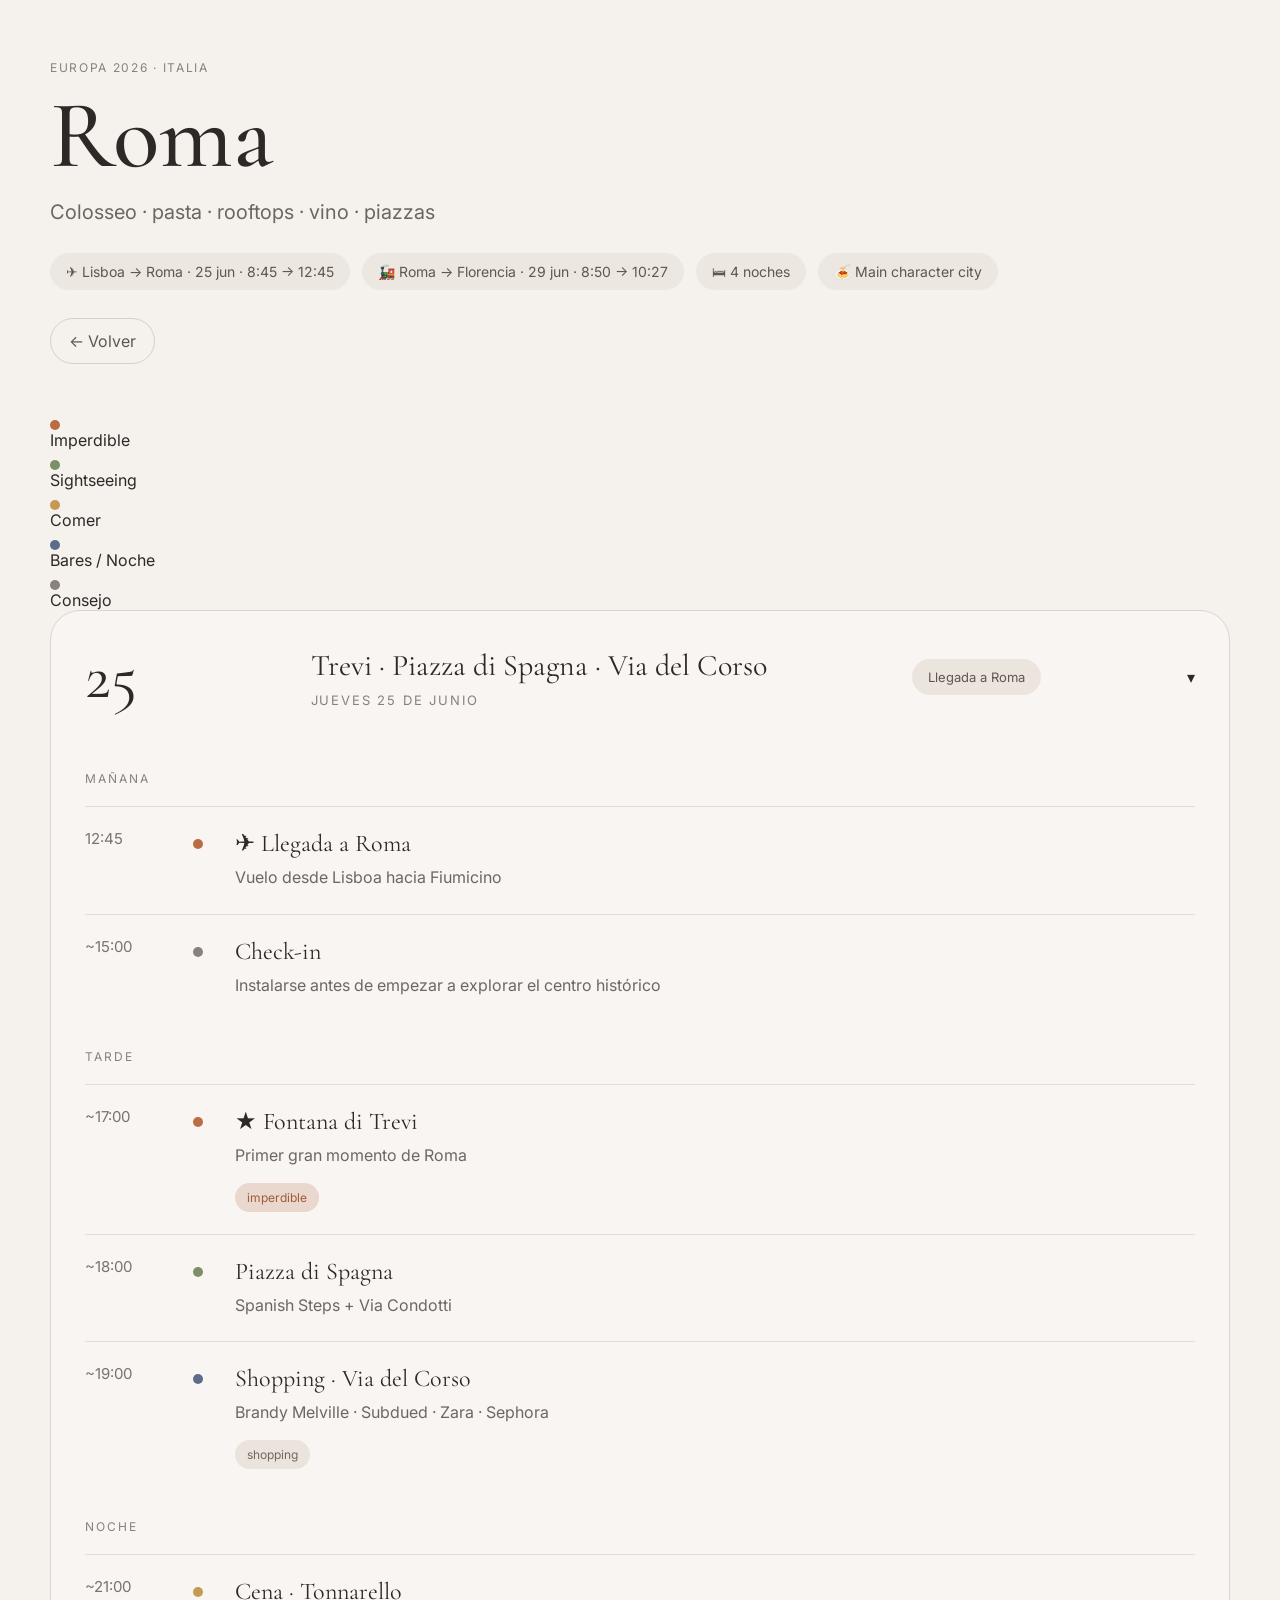
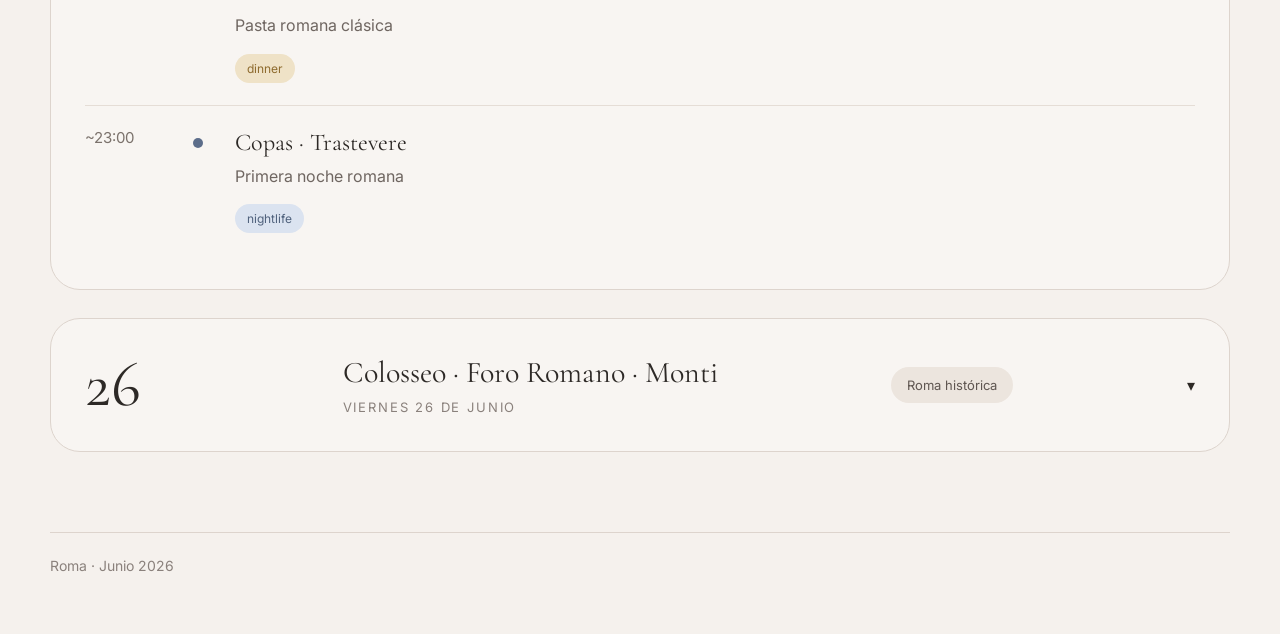
<file: roma.html>
<!DOCTYPE html>
<html lang="es">

<head>
<meta charset="UTF-8">
<meta name="viewport" content="width=device-width, initial-scale=1.0">

<title>Roma · Europa 2026</title>

<link rel="stylesheet" href="styles.css">
</head>

<body>

<div class="container">

<div class="hero">

<div class="hero-eyebrow">
Europa 2026 · Italia
</div>

<h1 class="hero-title">
Roma
</h1>

<div class="hero-sub">
Colosseo · pasta · rooftops · vino · piazzas
</div>

<div class="hero-meta">
<div class="hero-chip">✈ Lisboa → Roma · 25 jun · 8:45 → 12:45</div>
<div class="hero-chip">🚂 Roma → Florencia · 29 jun · 8:50 → 10:27</div>
<div class="hero-chip">🛏 4 noches</div>
<div class="hero-chip">🍝 Main character city</div>
</div>

<a href="index.html" class="nav-back">← Volver</a>

</div>

<div class="legend">
<div class="legend-item"><span class="dot dot-must"></span> Imperdible</div>
<div class="legend-item"><span class="dot dot-sight"></span> Sightseeing</div>
<div class="legend-item"><span class="dot dot-eat"></span> Comer</div>
<div class="legend-item"><span class="dot dot-bar"></span> Bares / Noche</div>
<div class="legend-item"><span class="dot dot-tip"></span> Consejo</div>
</div>

<!-- 25 JUNIO -->

<div class="day open" id="rome1">

<div class="day-header" onclick="toggle('rome1')">

<div class="day-num">25</div>

<div>
<div class="day-name">Trevi · Piazza di Spagna · Via del Corso</div>
<div class="day-date">Jueves 25 de junio</div>
</div>

<div class="day-theme">Llegada a Roma</div>

<div class="day-toggle">▾</div>

</div>

<div class="day-body">

<div class="section">

<div class="section-label">Mañana</div>

<div class="item">
<div class="item-time">12:45</div>
<div class="item-dot"><span class="dot dot-must"></span></div>

<div class="item-content">
<div class="item-name must">✈ Llegada a Roma</div>

<div class="item-sub">
Vuelo desde Lisboa hacia Fiumicino
</div>
</div>
</div>

<div class="item">
<div class="item-time">~15:00</div>
<div class="item-dot"><span class="dot dot-tip"></span></div>

<div class="item-content">
<div class="item-name">Check-in</div>

<div class="item-sub">
Instalarse antes de empezar a explorar el centro histórico
</div>
</div>
</div>

</div>

<div class="section">

<div class="section-label">Tarde</div>

<div class="item">
<div class="item-time">~17:00</div>
<div class="item-dot"><span class="dot dot-must"></span></div>

<div class="item-content">
<div class="item-name must">★ Fontana di Trevi</div>

<div class="item-sub">
Primer gran momento de Roma
</div>

<div class="tags">
<span class="tag tag-must">imperdible</span>
</div>
</div>
</div>

<div class="item">
<div class="item-time">~18:00</div>
<div class="item-dot"><span class="dot dot-sight"></span></div>

<div class="item-content">
<div class="item-name">Piazza di Spagna</div>

<div class="item-sub">
Spanish Steps + Via Condotti
</div>
</div>
</div>

<div class="item">
<div class="item-time">~19:00</div>
<div class="item-dot"><span class="dot dot-bar"></span></div>

<div class="item-content">
<div class="item-name">Shopping · Via del Corso</div>

<div class="item-sub">
Brandy Melville · Subdued · Zara · Sephora
</div>

<div class="tags">
<span class="tag tag-book">shopping</span>
</div>
</div>
</div>

</div>

<div class="section">

<div class="section-label">Noche</div>

<div class="item">
<div class="item-time">~21:00</div>
<div class="item-dot"><span class="dot dot-eat"></span></div>

<div class="item-content">
<div class="item-name">Cena · Tonnarello</div>

<div class="item-sub">
Pasta romana clásica
</div>

<div class="tags">
<span class="tag tag-eat">dinner</span>
</div>
</div>
</div>

<div class="item">
<div class="item-time">~23:00</div>
<div class="item-dot"><span class="dot dot-bar"></span></div>

<div class="item-content">
<div class="item-name">Copas · Trastevere</div>

<div class="item-sub">
Primera noche romana
</div>

<div class="tags">
<span class="tag tag-bar">nightlife</span>
</div>
</div>
</div>

</div>

</div>

</div>

<!-- 26 JUNIO -->

<div class="day" id="rome2">

<div class="day-header" onclick="toggle('rome2')">

<div class="day-num">26</div>

<div>
<div class="day-name">Colosseo · Foro Romano · Monti</div>
<div class="day-date">Viernes 26 de junio</div>
</div>

<div class="day-theme">Roma histórica</div>

<div class="day-toggle">▾</div>

</div>

<div class="day-body">

<div class="section">

<div class="section-label">Mañana</div>

<div class="item">
<div class="item-time">~09:00</div>
<div class="item-dot"><span class="dot dot-must"></span></div>

<div class="item-content">
<div class="item-name must">★ Coliseo</div>

<div class="item-sub">
Reservar tickets ASAP
</div>

<div class="tags">
<span class="tag tag-must">imperdible</span>
<span class="tag tag-book">reservar</span>
</div>
</div>
</div>

<div class="item">
<div class="item-time">~11:00</div>
<div class="item-dot"><span class="dot dot-sight"></span></div>

<div class="item-content">
<div class="item-name">Foro Romano</div>

<div class="item-sub">
Ruinas del corazón del Imperio Romano
</div>
</div>
</div>

</div>

<div class="section">

<div class="section-label">Tarde</div>

<div class="item">
<div class="item-time">~14:00</div>
<div class="item-dot"><span class="dot dot-eat"></span></div>

<div class="item-content">
<div class="item-name">Lunch · Ai Tre Scalini</div>

<div class="item-sub">
Monti neighborhood
</div>
</div>
</div>

<div class="item">
<div class="item-time">~16:00</div>
<div class="item-dot"><span class="dot dot-sight"></span></div>

<div class="item-content">
<div class="item-name">Monti</div>

<div class="item-sub">
Vintage · cafés · boutiques
</div>

<div class="tags">
<span class="tag tag-book">shopping</span>
</div>
</div>
</div>

</div>

<div class="section">

<div class="section-label">Noche</div>

<div class="item">
<div class="item-time">~20:00</div>
<div class="item-dot"><span class="dot dot-bar"></span></div>

<div class="item-content">
<div class="item-name">The Sanctuary Eco Retreat</div>

<div class="item-sub">
Uno de los spots nightlife más recomendados de Roma
</div>

<div class="tags">
<span class="tag tag-bar">nightlife</span>
</div>
</div>
</div>

</div>

</div>

</div>

<div class="footer">
Roma · Junio 2026
</div>

</div>

<script>
function toggle(id){
document.getElementById(id).classList.toggle('open');
}
</script>

</body>
</html>
</file>
<file: styles.css>
@import url('https://fonts.googleapis.com/css2?family=Cormorant+Garamond:wght@400;500;600&family=Inter:wght@300;400;500;600&display=swap');

*{
margin:0;
padding:0;
box-sizing:border-box;
}

body{
background:#f5f1ed;
color:#2d2926;
font-family:'Inter',sans-serif;
-webkit-font-smoothing:antialiased;
padding:60px 24px;
}

.container{
max-width:1180px;
margin:0 auto;
}

/* HOME */

.home-hero{
margin-bottom:72px;
padding-top:40px;
}

.home-eyebrow{
font-size:13px;
letter-spacing:.14em;
text-transform:uppercase;
color:#8a817c;
margin-bottom:20px;
font-weight:500;
}

.home-title{
font-family:'Cormorant Garamond',serif;
font-size:128px;
line-height:.86;
font-weight:500;
letter-spacing:-0.05em;
margin-bottom:26px;
}

.home-sub{
font-size:22px;
line-height:1.7;
color:#5d5650;
max-width:950px;
margin-bottom:16px;
}

.home-dates{
font-size:18px;
color:#8a817c;
}

.cities-grid{
display:grid;
grid-template-columns:repeat(auto-fit,minmax(280px,1fr));
gap:24px;
margin-top:64px;
}

.city-card{
background:#f8f5f2;
border:1px solid #ddd4cd;
border-radius:30px;
padding:34px;
text-decoration:none;
color:#2d2926;
transition:.25s ease;
display:block;
min-height:220px;
}

.city-card:hover{
transform:translateY(-6px);
background:#f3eeea;
border-color:#cfc4bc;
}

.city-country{
font-size:12px;
letter-spacing:.16em;
text-transform:uppercase;
color:#8a817c;
margin-bottom:20px;
font-weight:500;
}

.city-name{
font-family:'Cormorant Garamond',serif;
font-size:54px;
line-height:1;
margin-bottom:18px;
font-weight:500;
}

.city-desc{
font-size:17px;
line-height:1.7;
color:#6f6661;
}

.footer{
margin-top:80px;
padding-top:24px;
border-top:1px solid #ddd4cd;
font-size:14px;
color:#8a817c;
}

/* CITY PAGES */

.hero{
margin-bottom:56px;
}

.hero-eyebrow{
font-size:12px;
letter-spacing:.14em;
text-transform:uppercase;
color:#8a817c;
margin-bottom:18px;
}

.hero-title{
font-family:'Cormorant Garamond',serif;
font-size:96px;
line-height:.9;
font-weight:500;
margin-bottom:16px;
}

.hero-sub{
font-size:20px;
line-height:1.7;
color:#6d655f;
margin-bottom:24px;
}

.hero-meta{
display:flex;
flex-wrap:wrap;
gap:12px;
margin-bottom:28px;
}

.hero-chip{
background:#ede7e1;
padding:10px 16px;
border-radius:999px;
font-size:14px;
color:#5f5651;
}

.nav-back{
display:inline-flex;
align-items:center;
gap:8px;
text-decoration:none;
color:#5f5651;
border:1px solid #d8cfc8;
padding:12px 18px;
border-radius:999px;
transition:.2s ease;
}

.nav-back:hover{
background:#eee7e1;
}

/* DAYS */

.day{
background:#f8f5f2;
border:1px solid #ddd4cd;
border-radius:30px;
margin-bottom:28px;
overflow:hidden;
}

.day-header{
padding:34px;
display:flex;
align-items:center;
justify-content:space-between;
cursor:pointer;
}

.day-num{
font-family:'Cormorant Garamond',serif;
font-size:64px;
line-height:1;
margin-right:28px;
}

.day-name{
font-size:30px;
font-family:'Cormorant Garamond',serif;
margin-bottom:8px;
}

.day-date{
font-size:13px;
letter-spacing:.14em;
text-transform:uppercase;
color:#8a817c;
}

.day-theme{
background:#ece5de;
padding:10px 16px;
border-radius:999px;
font-size:13px;
color:#5f5651;
}

.day-body{
display:none;
padding:0 34px 34px;
}

.day.open .day-body{
display:block;
}

.section{
margin-top:28px;
}

.section-label{
font-size:12px;
letter-spacing:.16em;
text-transform:uppercase;
color:#8a817c;
margin-bottom:20px;
}

.item{
display:grid;
grid-template-columns:90px 24px 1fr;
gap:18px;
padding:22px 0;
border-top:1px solid #e5ddd6;
}

.item-time{
font-size:15px;
color:#7b726c;
}

.item-name{
font-size:24px;
font-family:'Cormorant Garamond',serif;
margin-bottom:6px;
}

.item-sub{
font-size:16px;
line-height:1.7;
color:#6f6661;
}

.dot{
width:10px;
height:10px;
border-radius:50%;
display:block;
margin-top:10px;
}

.dot-must{
background:#bc6c45;
}

.dot-sight{
background:#7d8f69;
}

.dot-eat{
background:#c49a52;
}

.dot-bar{
background:#5c6d8a;
}

.dot-tip{
background:#8a817c;
}

.tags{
display:flex;
gap:10px;
margin-top:14px;
flex-wrap:wrap;
}

.tag{
padding:7px 12px;
border-radius:999px;
font-size:12px;
}

.tag-must{
background:#ead8cf;
color:#9f5b3b;
}

.tag-sight{
background:#dde5d3;
color:#5f744b;
}

.tag-eat{
background:#efe2c7;
color:#8e6b2e;
}

.tag-bar{
background:#dbe3f0;
color:#50627d;
}

.tag-book{
background:#ebe4dd;
color:#736861;
}

.note{
margin-top:28px;
padding:22px;
border-radius:20px;
background:#eee7e1;
font-size:15px;
line-height:1.7;
color:#5d5650;
}

@media(max-width:900px){

.home-title{
font-size:84px;
}

.hero-title{
font-size:72px;
}

.day-header{
flex-direction:column;
align-items:flex-start;
gap:20px;
}

.item{
grid-template-columns:1fr;
gap:10px;
}

}
</file>
